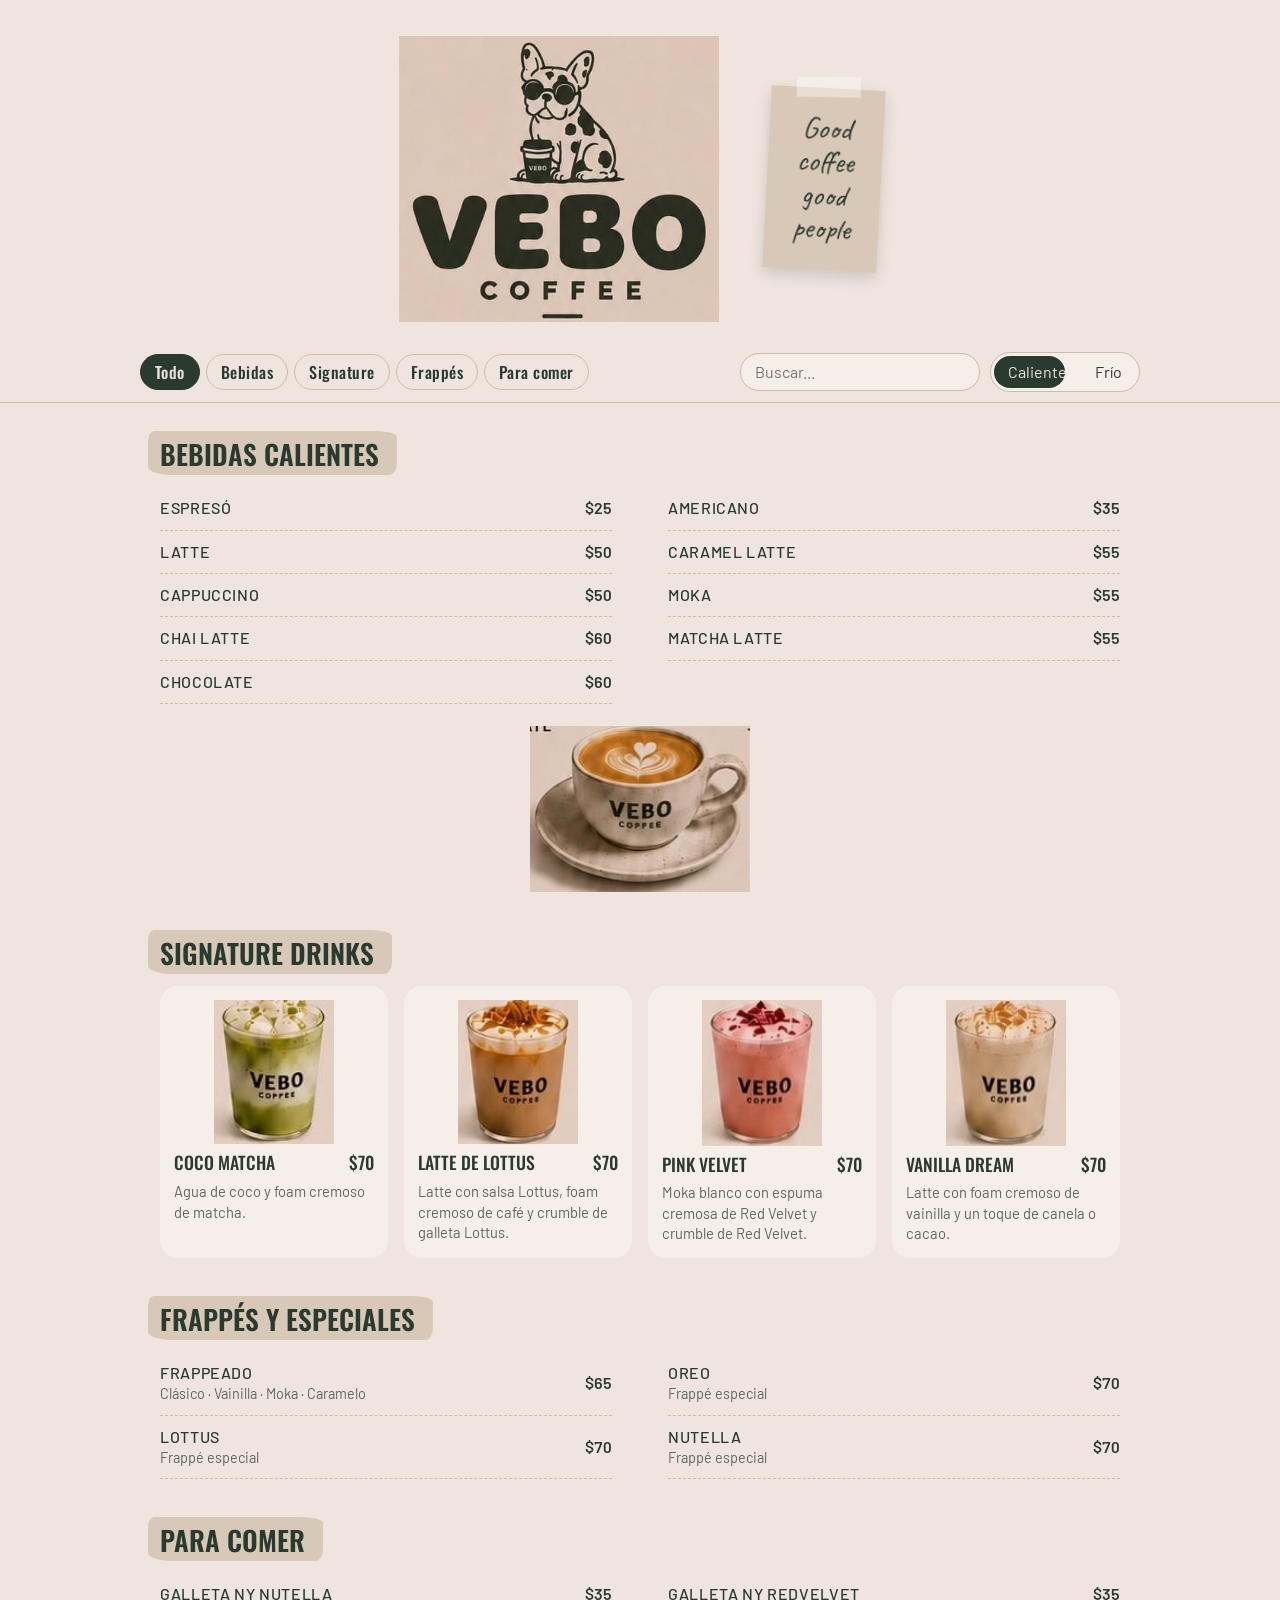
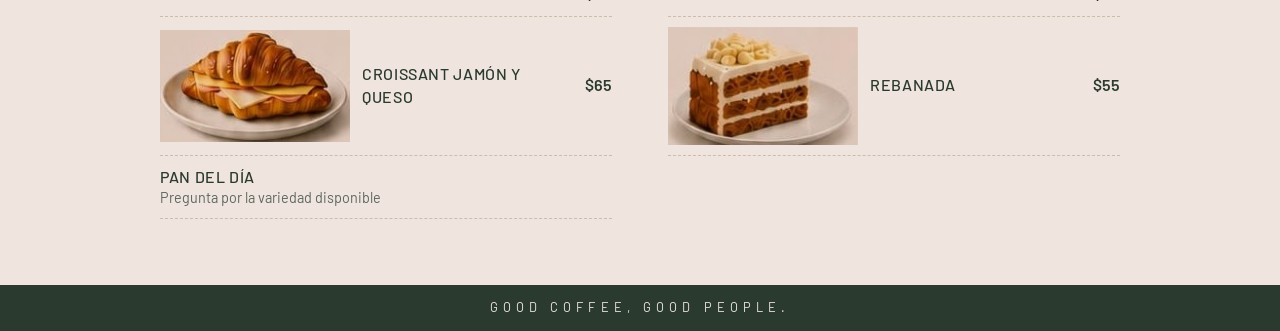
<file: index.html>
<!DOCTYPE html>
<html lang="es">

<head>
  <meta charset="utf-8">
  <meta name="viewport" content="width=device-width, initial-scale=1, viewport-fit=cover">
  <title>Vebo Coffee · Menú</title>
  <link rel="preconnect" href="https://fonts.googleapis.com">
  <link rel="preconnect" href="https://fonts.gstatic.com" crossorigin>
  <link
    href="https://fonts.googleapis.com/css2?family=Oswald:wght@500;600&family=Barlow:wght@400;500;600&family=Caveat:wght@600&display=swap"
    rel="stylesheet">
  <link rel="stylesheet" href="styles.css">
</head>

<body>
  <header>
    <img class="logo" src="img/logo.png" alt="Vebo Coffee: bulldog francés con lentes y un vaso de café">
    <div class="note">Good<br>coffee<br>good<br>people</div>
  </header>

  <div class="bar">
    <div class="bar-in">
      <div class="chips" id="chips" role="group" aria-label="Categorías"></div>
      <div class="tools">
        <input id="q" type="search" placeholder="Buscar..." aria-label="Buscar en el menú">
        <div class="temp" id="temp" role="group" aria-label="Temperatura"><i></i>
          <button data-t="hot" aria-pressed="true">Caliente</button><button data-t="cold"
            aria-pressed="false">Frío</button>
        </div>
      </div>
    </div>
  </div>

  <main id="menu"></main>
  <footer>Good coffee, good people.</footer>

  <script src="script.js"></script>
</body>

</html>
</file>
<file: styles.css>
:root {
    --bg: #efe5de;
    --ink: #2b3a2f;
    --brush: #d8c8b8;
    --line: #cdbcac;
    --muted: #5d675f;
    --card: #f6eee8;
    --btn: #2b3a2f;
    --btnt: #efe5de;
    box-sizing: border-box;
    padding-top: env(safe-area-inset-top, 0px);
    padding-bottom: env(safe-area-inset-bottom, 0px)
  }

  @media (prefers-color-scheme:dark) {
    :root:not([data-theme="light"]) {
      --bg: #1c261f;
      --ink: #efe5de;
      --brush: #34443a;
      --line: #46574b;
      --muted: #b9c1b8;
      --card: #243029;
      --btn: #efe5de;
      --btnt: #1c261f
    }
  }

  :root[data-theme="dark"] {
    --bg: #1c261f;
    --ink: #efe5de;
    --brush: #34443a;
    --line: #46574b;
    --muted: #b9c1b8;
    --card: #243029;
    --btn: #efe5de;
    --btnt: #1c261f
  }

  * {
    box-sizing: border-box;
    margin: 0
  }

  html {
    scroll-behavior: smooth;
    height: 100%
  }

  body {
    background: var(--bg);
    color: var(--ink);
    font-family: 'Barlow', system-ui, sans-serif;
    line-height: 1.4
  }

  button,
  input,
  select {
    font: inherit;
    color: inherit
  }

  button {
    cursor: pointer
  }

  :focus-visible {
    outline: 2px solid var(--ink);
    outline-offset: 2px
  }

  .logo,
  .photo {
    mix-blend-mode: multiply
  }

  @media (prefers-color-scheme:dark) {

    :root:not([data-theme="light"]) .logo,
    :root:not([data-theme="light"]) .photo {
      mix-blend-mode: normal;
      border-radius: 12px
    }
  }

  header {
    display: flex;
    flex-wrap: wrap;
    align-items: center;
    justify-content: center;
    gap: 20px 48px;
    padding: 36px 20px 20px;
    max-width: 1000px;
    margin: auto
  }

  .logo {
    width: min(320px, 78vw)
  }

  .note {
    font-family: 'Caveat', cursive;
    font-size: 1.9rem;
    line-height: 1.1;
    text-align: center;
    padding: 24px 28px;
    background: var(--brush);
    position: relative;
    transform: rotate(3deg);
    animation: drop .8s cubic-bezier(.3, 1.4, .5, 1) both;
    box-shadow: 0 6px 14px rgba(0, 0, 0, .14)
  }

  .note::before {
    content: "";
    position: absolute;
    top: -11px;
    left: 50%;
    width: 64px;
    height: 20px;
    margin-left: -32px;
    background: rgba(255, 255, 255, .4);
    transform: rotate(-2deg)
  }

  @keyframes drop {
    from {
      transform: translateY(-60px) rotate(-8deg);
      opacity: 0
    }
  }

  @media (prefers-reduced-motion:reduce) {
    .note {
      animation: none
    }

    * {
      scroll-behavior: auto !important
    }
  }

  .bar {
    position: sticky;
    top: env(safe-area-inset-top, 0px);
    z-index: 5;
    background: var(--bg);
    border-bottom: 1px solid var(--line);
    padding: 10px 16px
  }

  .bar-in {
    max-width: 1000px;
    margin: auto;
    display: flex;
    flex-wrap: wrap;
    gap: 10px;
    align-items: center;
    justify-content: space-between
  }

  .chips {
    display: flex;
    gap: 6px;
    overflow-x: auto;
    max-width: 100%
  }

  .chip {
    background: none;
    border: 1.5px solid var(--line);
    border-radius: 99px;
    padding: 6px 14px;
    font-family: 'Oswald', sans-serif;
    font-weight: 500;
    letter-spacing: .03em;
    white-space: nowrap
  }

  .chip[aria-pressed="true"] {
    background: var(--ink);
    color: var(--bg);
    border-color: var(--ink)
  }

  .tools {
    display: flex;
    gap: 10px;
    align-items: center;
    flex: 1;
    justify-content: flex-end;
    min-width: 240px
  }

  #q {
    flex: 1;
    max-width: 240px;
    background: var(--card);
    border: 1.5px solid var(--line);
    border-radius: 99px;
    padding: 7px 14px
  }

  .temp {
    display: flex;
    background: var(--card);
    border: 1.5px solid var(--line);
    border-radius: 99px;
    padding: 3px;
    position: relative
  }

  .temp button {
    background: none;
    border: 0;
    border-radius: 99px;
    padding: 5px 14px;
    position: relative;
    z-index: 1;
    transition: color .25s
  }

  .temp button[aria-pressed="true"] {
    color: var(--btnt)
  }

  .temp i {
    position: absolute;
    top: 3px;
    bottom: 3px;
    left: 3px;
    width: calc(50% - 3px);
    background: var(--ink);
    border-radius: 99px;
    transition: transform .3s
  }

  .temp.cold i {
    transform: translateX(100%)
  }

  main {
    max-width: 1000px;
    margin: auto;
    padding: 28px 20px
  }

  section {
    margin-bottom: 38px
  }

  h2 {
    font-family: 'Oswald', sans-serif;
    font-weight: 600;
    text-transform: uppercase;
    font-size: 1.7rem;
    display: inline-block;
    padding: 4px 18px 2px 12px;
    margin: 0 0 12px -12px;
    background: var(--brush);
    border-radius: 6px 22px 8px 26px/10px 6px 12px 8px
  }

  h2 small {
    font-size: .9rem;
    font-weight: 500
  }

  .list {
    list-style: none;
    padding: 0;
    display: grid;
    grid-template-columns: 1fr 1fr;
    gap: 0 56px
  }

  @media(max-width:760px) {
    .list {
      grid-template-columns: 1fr
    }
  }

  .row {
    display: grid;
    grid-template-columns: auto 1fr auto;
    gap: 12px;
    align-items: center;
    padding: 10px 0;
    border-bottom: 1px dashed var(--line)
  }

  .row .photo {
    width: 64px;
    grid-column: 1
  }

  .row .photo.big {
    width: 190px
  }

  .cup {
    display: block;
    width: min(220px, 85%);
    margin: 22px auto 0
  }

  @media(max-width:760px) {
    .row .photo.big {
      width: 130px
    }
  }

  .row .info {
    grid-column: 2
  }

  .row:not(:has(.photo)) .info {
    grid-column: 1/3
  }

  .info b {
    font-weight: 500;
    text-transform: uppercase;
    letter-spacing: .04em
  }

  .info small {
    display: block;
    color: var(--muted);
    font-size: .9rem
  }

  .price {
    font-weight: 600;
    font-variant-numeric: tabular-nums;
    transition: opacity .2s
  }

  .cards {
    display: grid;
    grid-template-columns: repeat(auto-fill, minmax(200px, 1fr));
    gap: 16px
  }

  .card {
    background: var(--card);
    border-radius: 18px;
    padding: 14px;
    display: flex;
    flex-direction: column;
    gap: 6px;
    transition: transform .25s
  }

  .card:hover {
    transform: translateY(-4px) rotate(-.6deg)
  }

  .card .photo {
    width: 120px;
    margin: 0 auto
  }

  .card .top {
    display: flex;
    justify-content: space-between;
    font-family: 'Oswald', sans-serif;
    font-weight: 500;
    font-size: 1.1rem;
    text-transform: uppercase
  }

  .card p {
    color: var(--muted);
    font-size: .92rem;
    flex: 1
  }

  .empty {
    text-align: center;
    color: var(--muted);
    padding: 40px 0
  }

  footer {
    background: #2b3a2f;
    color: #efe5de;
    text-align: center;
    font-size: .8rem;
    letter-spacing: .4em;
    text-transform: uppercase;
    padding: 14px 10px
  }

  @media(max-width:760px) {
    .bar-in {
      flex-direction: column;
      align-items: stretch
    }

    .tools {
      flex-direction: column;
      min-width: 0;
      align-items: stretch
    }

    #q {
      max-width: none;
      width: 100%
    }

    .temp {
      width: 100%
    }

    .temp button {
      flex: 1
    }
  }
</file>
